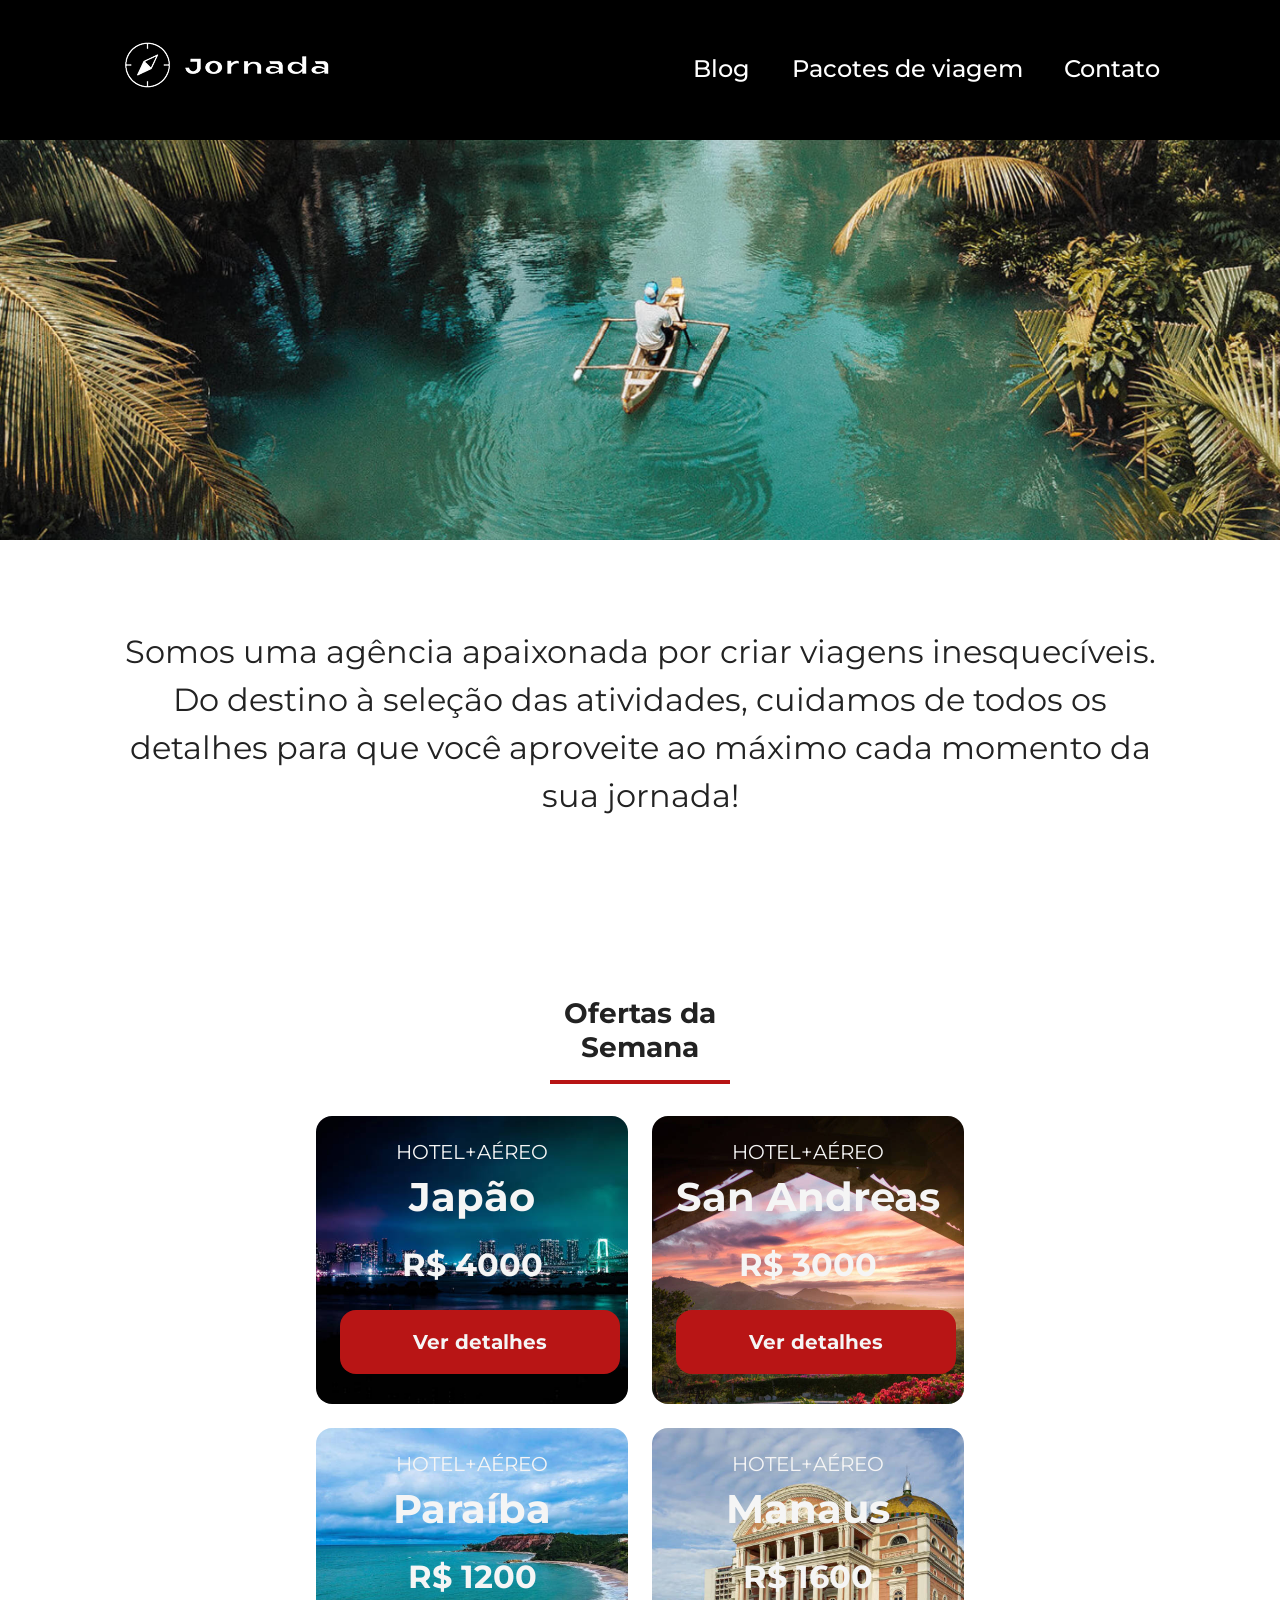
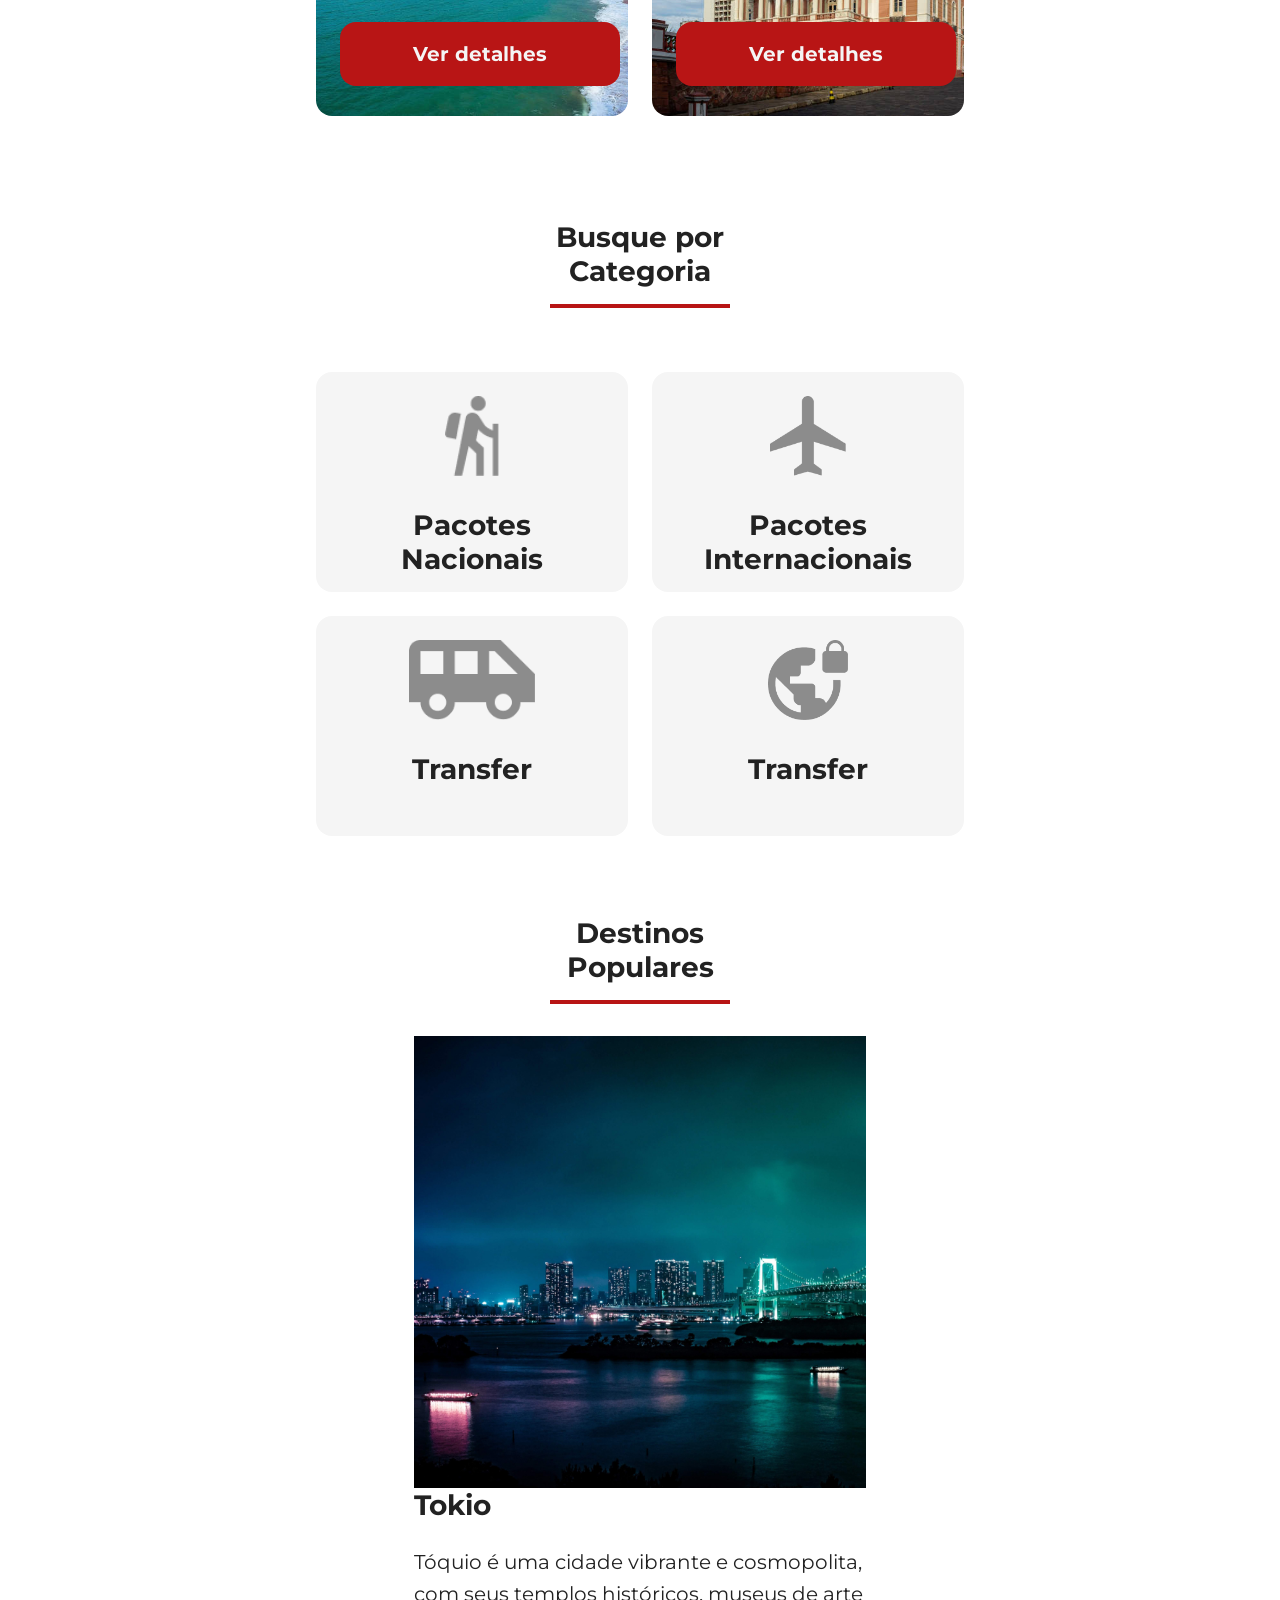
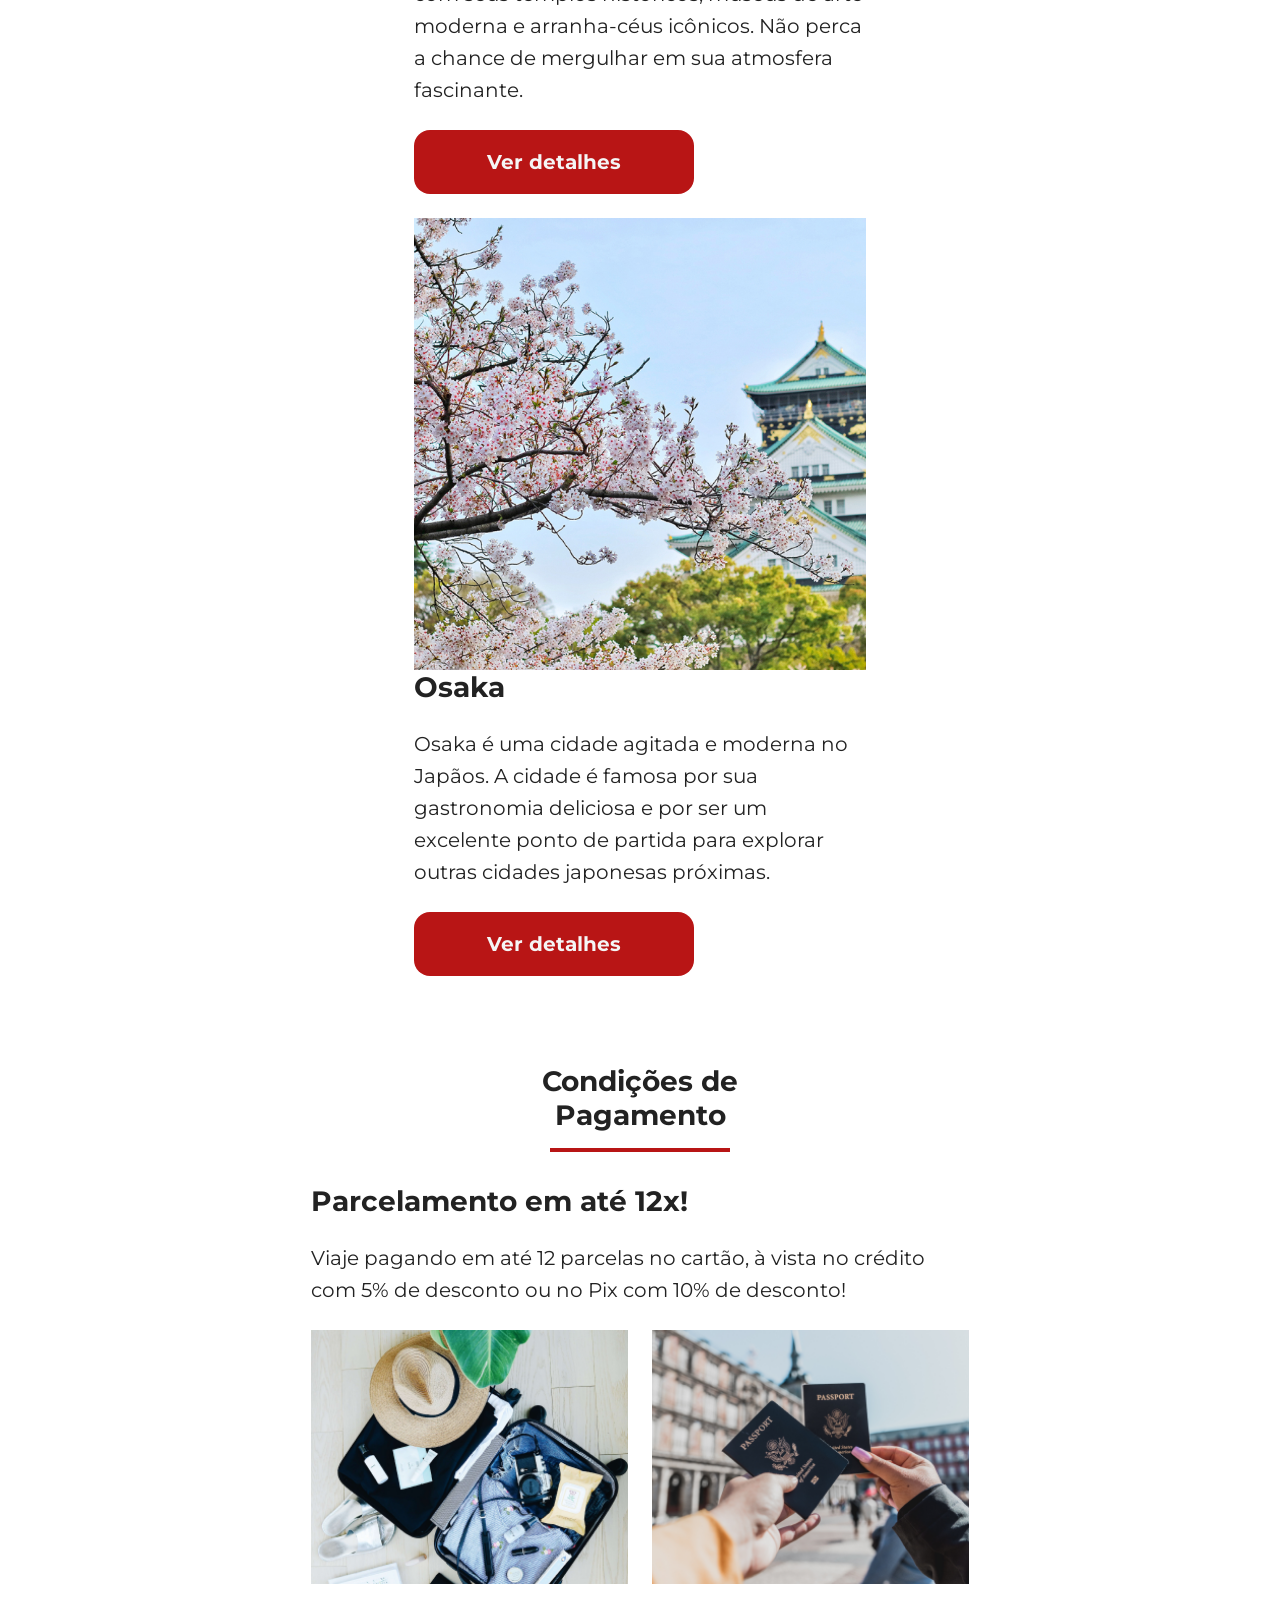
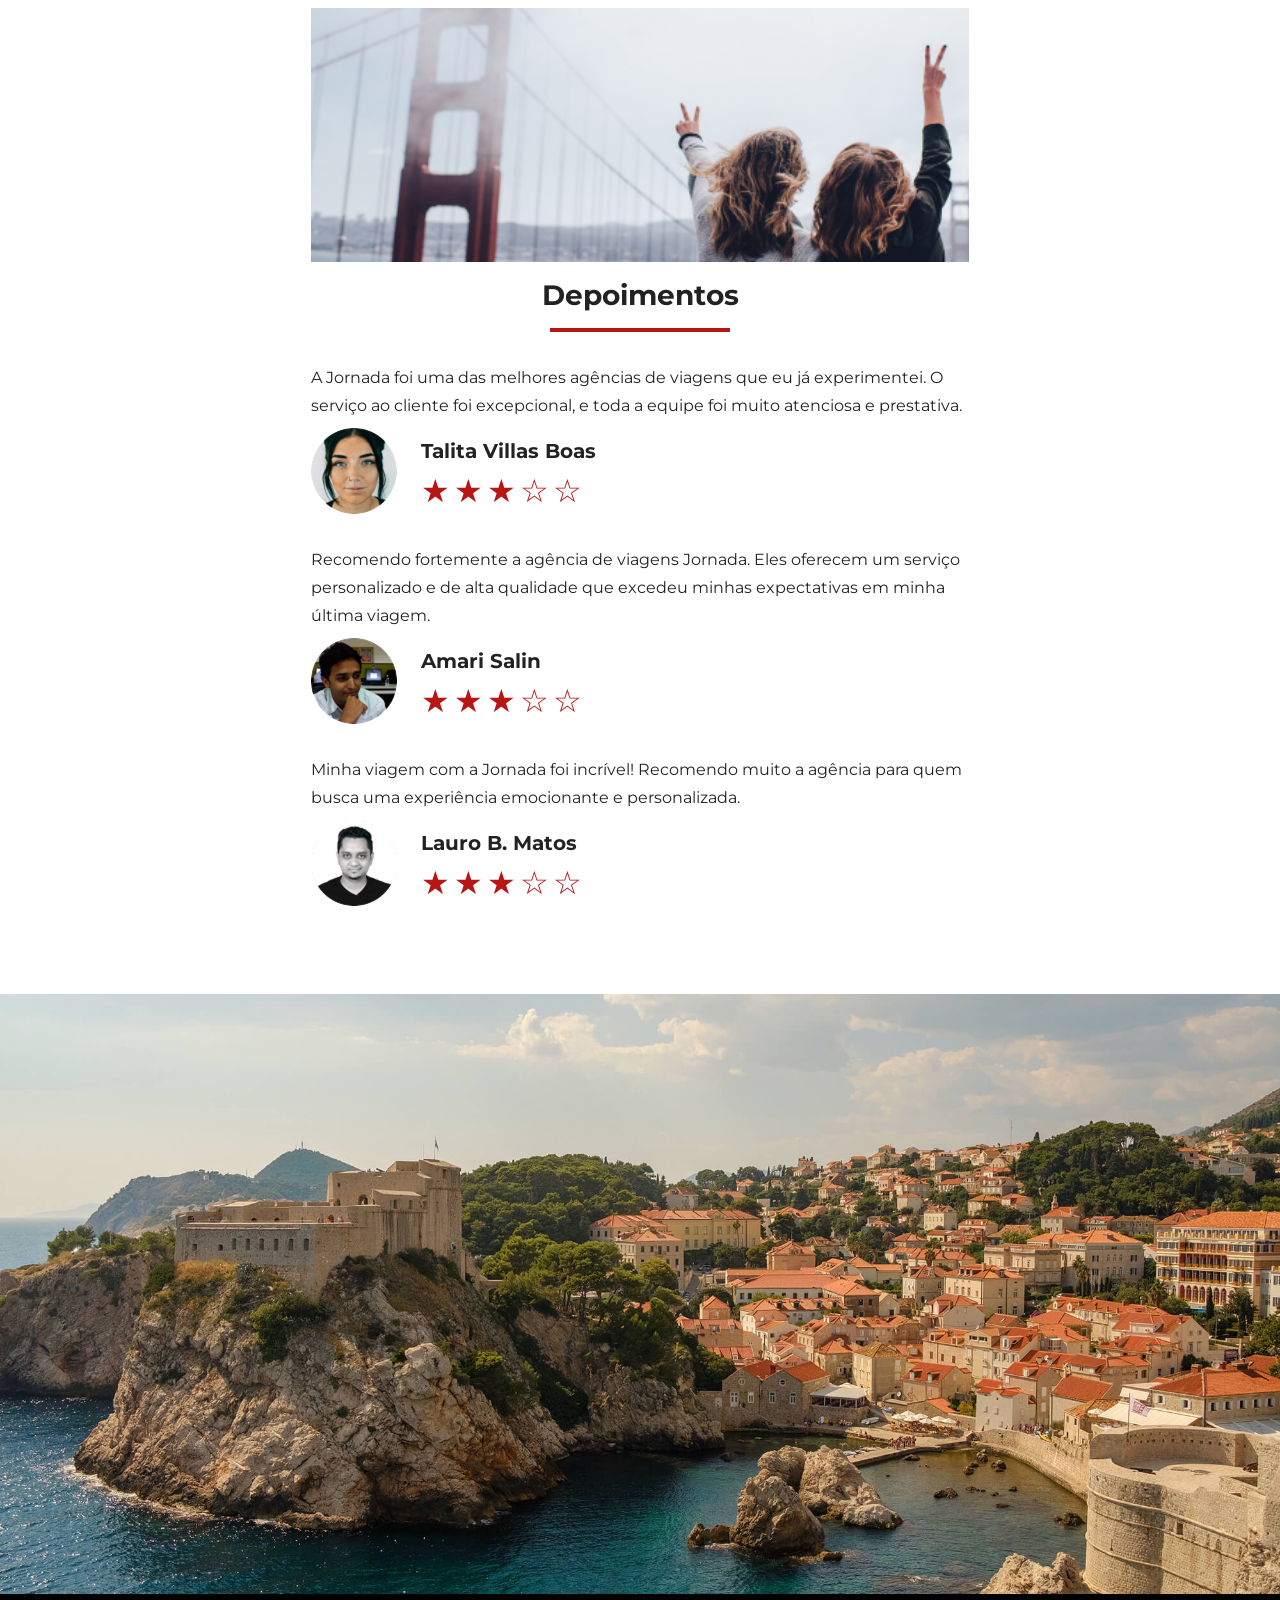
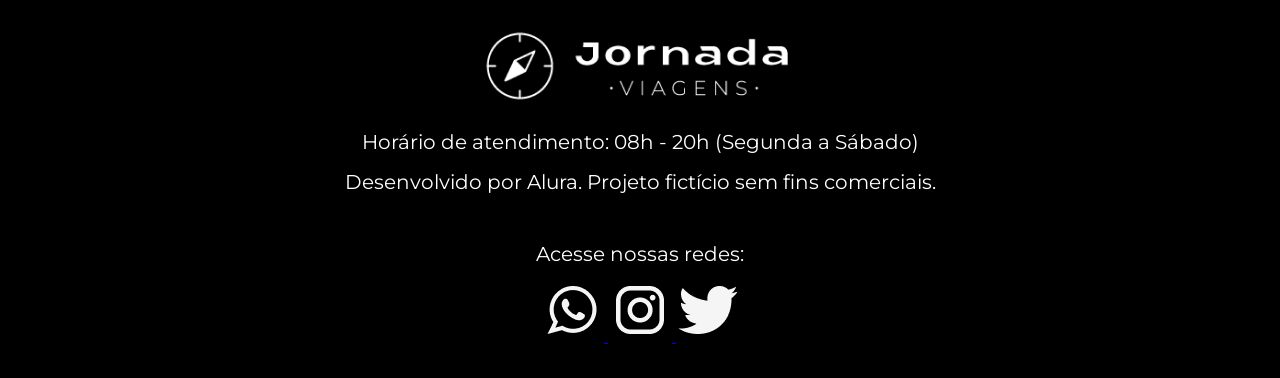
<file: index.html>
<!doctype html>
<html lang="pt-br">
  <head>
    <meta charset="UTF-8" />
    <meta name="viewport" content="width=device-width, initial-scale=1.0" />
    <meta name="description" content="Jornada Viagens uma agência apaixonada por criar viagens inesquecíveis.">

    <meta name="og:title" content="Jornada Viagens">
    <meta name="og:description" content="Jornada Viagens uma agência apaixonada por criar viagens inesquecíveis.">
    <meta name="og:image" content="">
    <meta name="og:type" content="website">
    <meta name="og:url" content="">

    <link rel="stylesheet" href="css/style.css" />
    <link rel="icon" type="image/png" href="favico.png" />
    <title>Jornada Viagens</title>
  </head>
  <body>
    <header class="main-header">
      <a class="logo" href="index.html" title="voltar para a página inicial">
        <img
          class="img-mobile"  
          src="img/bussola-jornada-branca.png"
          alt="Bussola do logo Jornada Viagens na cor branco"
        />
        <img
          class="img-desktop"   
          src="img/bussola-texto-jornada-branca.png"
          alt="Logo Jornada Viagens na cor branco"
        />
      </a>

      <div class="navigation-menu">
          <label for="menu">
              <img src="img/menu.png" alt="Menu" />
          </label>
          <input type="checkbox" id="menu" hidden >
          <nav>
            <ul class="list-links">
              <li><a href="blog.html"    target="_blank" title="Acessar blog">Blog</a></li>
              <li><a href="pacotes.html" target="_blank" title="Acessar pacotes de viagem">Pacotes de viagem</a></li>
              <li><a href="contato.html" target="_blank" title="Acessar contato">Contato</a></li>
            </ul>
          </nav>
      </div>

    </header>
    <main>
      <section class="hero">
        <div class="hero-img">
            
        </div>
        <h2>Somos uma agência apaixonada por criar viagens inesquecíveis. Do destino à seleção das atividades, cuidamos de todos os detalhes para que você aproveite ao máximo cada momento da sua jornada!</h2>
      </section>
      <section class="offers">
        <div class="section-title">
            <h2>Ofertas da Semana</h2>
            <hr>
        </div>
        <div class="offers-cards">
            <article class="card japao">                
                <header>
                    <p>HOTEL+AÉREO</p>
                    <h3>Japão <br>
                    <span>R$ 4000</span>    
                    </h3>
                </header>                
                <footer>
                    <a class="button" href="#">Ver detalhes</a>
                </footer>
            </article>            
            <article class="card san-andreas">                
                <header>
                    <p>HOTEL+AÉREO</p>
                    <h3>San Andreas<br>
                    <span>R$ 3000</span>    
                    </h3>
                </header>                
                <footer>
                    <a class="button" href="#">Ver detalhes</a>
                </footer>
            </article>
            <article class="card paraiba">                
                <header>
                    <p>HOTEL+AÉREO</p>
                    <h3>Paraíba <br>
                    <span>R$ 1200</span>    
                    </h3>
                </header>                
                <footer>
                    <a class="button" href="#">Ver detalhes</a>
                </footer>
            </article>
            <article class="card manaus">                
                <header>
                    <p>HOTEL+AÉREO</p>
                    <h3>Manaus <br>
                    <span>R$ 1600</span>    
                    </h3>
                </header>                
                <footer>
                    <a class="button" href="#">Ver detalhes</a>
                </footer>
            </article>
        </div>
      </section>
      <section class="categories">
        <div class="section-title">
          <h2>Busque por Categoria</h2>
          <hr>
          </div>
          <div class="categories-cards">
            <a href="#" class="card" target="_blank" title="Busque pela categoria Pacotes Nacionais">
              <img src="img/icon-caminhada.png" alt="ícone cinza representando uma pessoa fazendo tracking" />
              
              <h3>
                Pacotes <br> Nacionais
              </h3>
            </a>

            <a href="#" class="card" target="_blank" title="Busque pela categoria Pacotes Internacionais">
              <img src="img/icon-aviao.png" alt="ícone cinza representando um avião" />
              
              <h3>
                Pacotes <br> Internacionais                
              </h3>
            </a>

            <a href="#" class="card" target="_blank" title="Busque por Transfers">
              <img src="img/icon-transfer.png" alt="ícone cinza representando van" />
              
              <h3>
                Transfer
              </h3>
            </a>

            <a href="#" class="card" target="_blank" title="Busque por seguros de viagem">
              <img src="img/icon-seguro-viagem.png" alt="ícone cinza representando mundo" />
              
              <h3>
                Transfer
              </h3>
            </a>
          </div>        
      </section>
      <section class="destinations">        
        <div class="section-title">          
          <h2>Destinos Populares</h2>
          <hr>
        </div>
        <div class="destination-items">          
          <article class="item tokio">
            <header>
              <div class="img-item"></div>
              <h3 class="content-title">Tokio</h3>
            </header>
            <p class="content-text">
              Tóquio é uma cidade vibrante e cosmopolita, com seus templos históricos, 
              museus de arte moderna e arranha-céus icônicos. 
              Não perca a chance de mergulhar em sua atmosfera fascinante.
            </p>
            <a href="#"            
               class="button"
               target="_blank"
               title="Veja mais detalhes do destino Tokio"
               >Ver detalhes</a>
          </article>
          <article class="item osaka">
            <header>
              <div class="img-item"></div>
              <h3 class="content-title">Osaka</h3>
            </header>
            <p class="content-text">
              Osaka é uma cidade agitada e moderna no Japãos. 
              A cidade é famosa por sua gastronomia deliciosa e por ser um excelente ponto 
              de partida para explorar outras cidades japonesas próximas.
            </p>
            <a href="#"            
               class="button"
               target="_blank"
               title="Veja mais detalhes do destino Osaka"
               >Ver detalhes</a>
          </article>
        </div>
      </section>
      <section class="payments">
        <div class="section-title">          
          <h2>Condições de Pagamento</h2>          
          <hr>
        </div>
        <div class="content-container">
          <div class="text-content">  
            <h3 class="content-title">Parcelamento em até 12x!</h3>
            <p class="content-text">Viaje pagando em até 12 parcelas no cartão, à vista no crédito com 5% de 
              desconto ou no Pix com 10% de desconto! 
            </p>
          </div>
          <div class="image-gallery">
            <div class="image first"></div>
            <div class="image second"></div>
            <div class="image colspan-2 thirdy "></div>
          </div>
        </div>
      </section>

      <section class="testimonials">
        <div class="section-title">                    
          <h2>Depoimentos</h2>
          <hr>
        </div>
        <div class="testimonial-container">
          <article>
            <header>
              <p>A Jornada foi uma das melhores agências de viagens que eu já experimentei. 
                O serviço ao cliente foi excepcional, e toda a equipe foi muito 
                atenciosa e prestativa.
              </p>
            </header>
            <footer>
              <img src="img/avatar-talita.png" alt="imagem de peril da cliente Talita Villas Boas">
              <div class="profile-content">
                <h3>Talita Villas Boas</h3>
                <div class="rating">
                  <span class="star">★</span>
                  <span class="star">★</span>
                  <span class="star">★</span>
                  <span class="star">☆</span>
                  <span class="star">☆</span>                  
                </div>
              </div>
            </footer>
          </article>
          <article>
            <header>
              <p>Recomendo fortemente a agência de viagens Jornada. 
                Eles oferecem um serviço personalizado e de alta qualidade que excedeu minhas 
                expectativas em minha última viagem.
              </p>
            </header>
            <footer>
              <img src="img/avatar-amari.png" alt="imagem de peril da cliente Amari Salin">
              <div class="profile-content">
                <h3>Amari Salin</h3>
                <div class="rating">
                  <span class="star">★</span>
                  <span class="star">★</span>
                  <span class="star">★</span>
                  <span class="star">☆</span>
                  <span class="star">☆</span>
                </div>
              </div>
            </footer>
          </article>
          <article>
            <header>
              <p>Minha viagem com a Jornada foi incrível! Recomendo muito a agência para quem busca 
                uma experiência emocionante e personalizada.
              </p>
            </header>
            <footer>
              <img src="img/avatar-lauro.png" alt="imagem de peril da cliente Lauro B. Matos">
              <div class="profile-content">
                <h3>Lauro B. Matos</h3>
                <div class="rating">
                  <span class="star">★</span>
                  <span class="star">★</span>
                  <span class="star">★</span>
                  <span class="star">☆</span>
                  <span class="star">☆</span>
                </div>
              </div>
            </footer>

          </article>
        </div>
      </section>      

      <section class="bottom-hero">
        <div class="hero-img">
      </section>
      <footer class="main-footer">
        <div class="footer-content">
          <img src="img/logo-footer.png" alt="logo completo Jornada Viagens">
          <p>Horário de atendimento: 08h - 20h (Segunda a Sábado)</p>
          <p>Desenvolvido por Alura. Projeto fictício sem fins comerciais.</p>
        </div>
        <div class="footer-social">
          <p>Acesse nossas redes:</p>
          <a href="#" target="_blank" title="Icone do whatsapp na cor branca">
            <img src="img/icon-whatsapp.png"  alt="Acesse o Whatsapp do Jornada Viagens">
          </a>
          <a href="#" target="_blank" title="Icone do instagram na cor branca">
            <img src="img/icon-instragam.png"  alt="Acesse o Instragram do Jornada Viagens">
          </a>
          <a href="#" target="_blank" title="Icone do twitter na cor branca" >
            <img src="img/icon-twiter.png"  alt="Acesse o Twitter do Jornada Viagens">
          </a>

        </div>
      </footer>
    </main>

  </body>
</html>
</file>
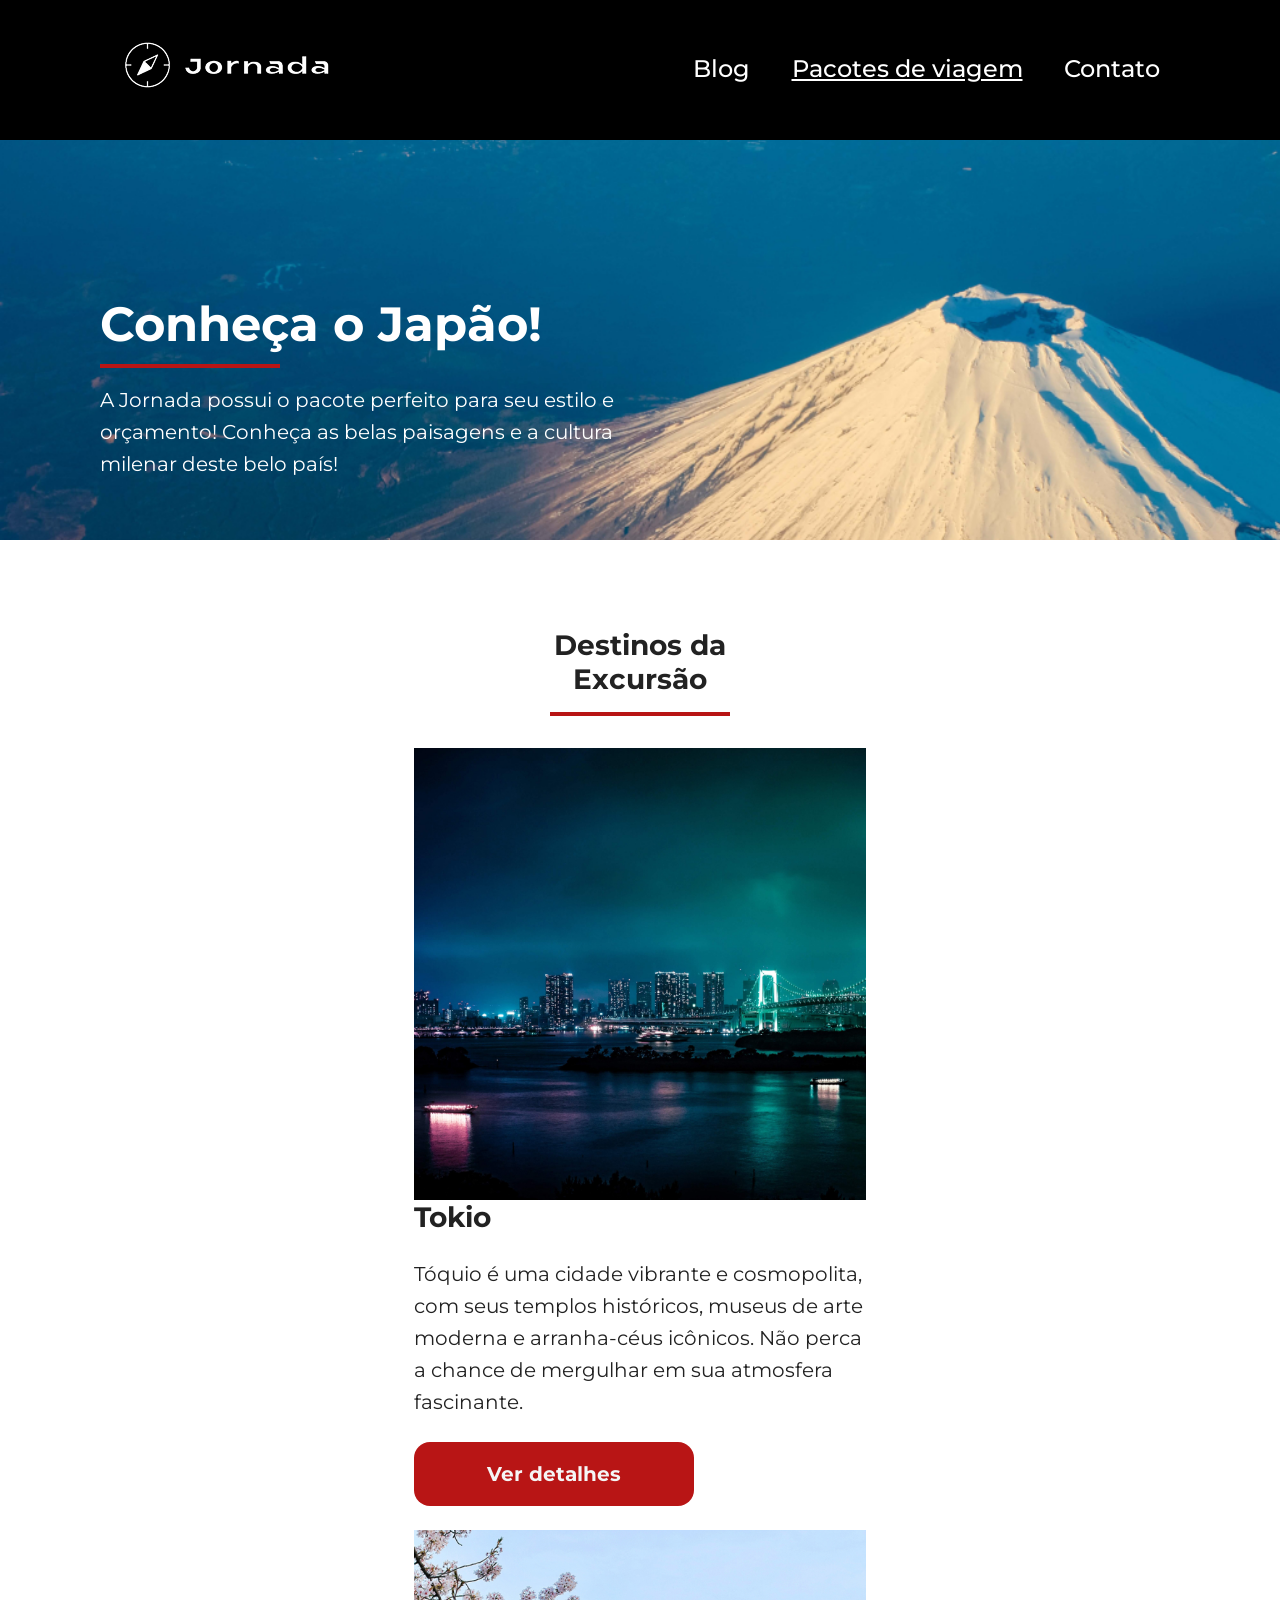
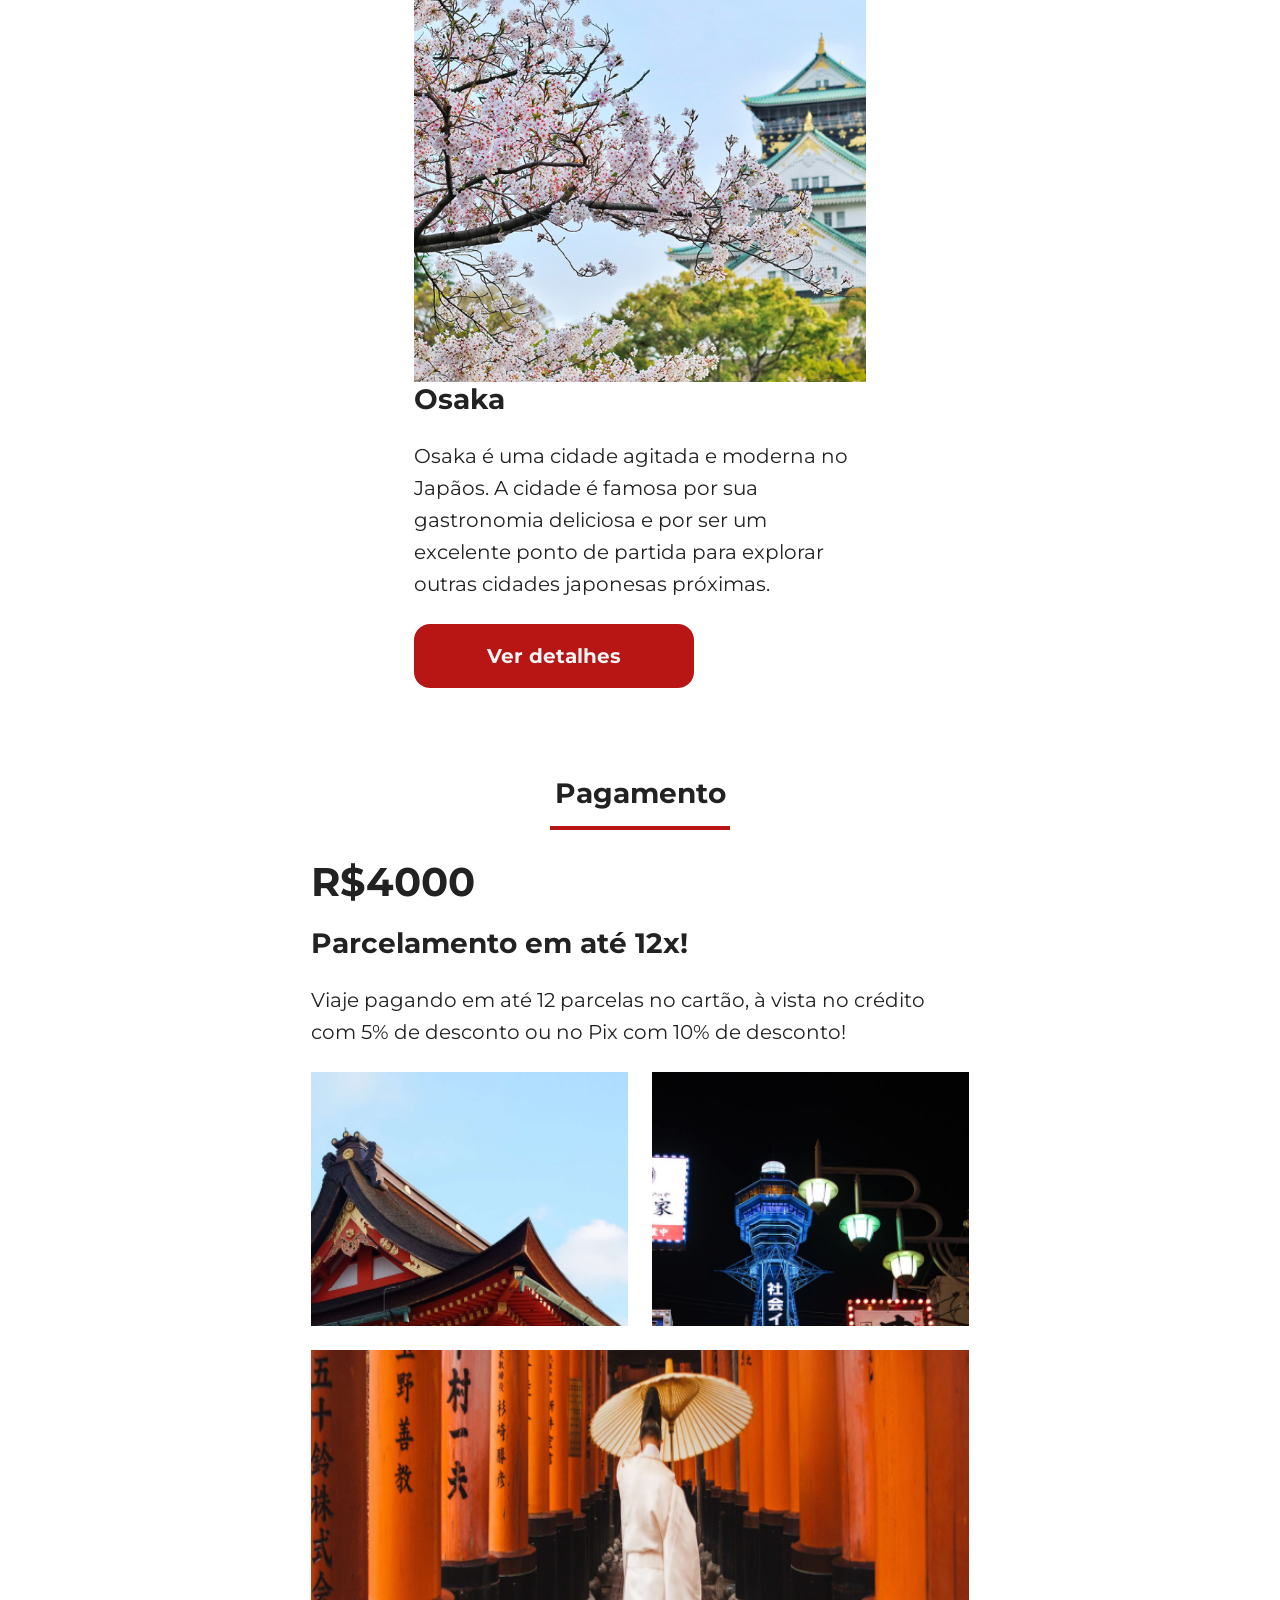
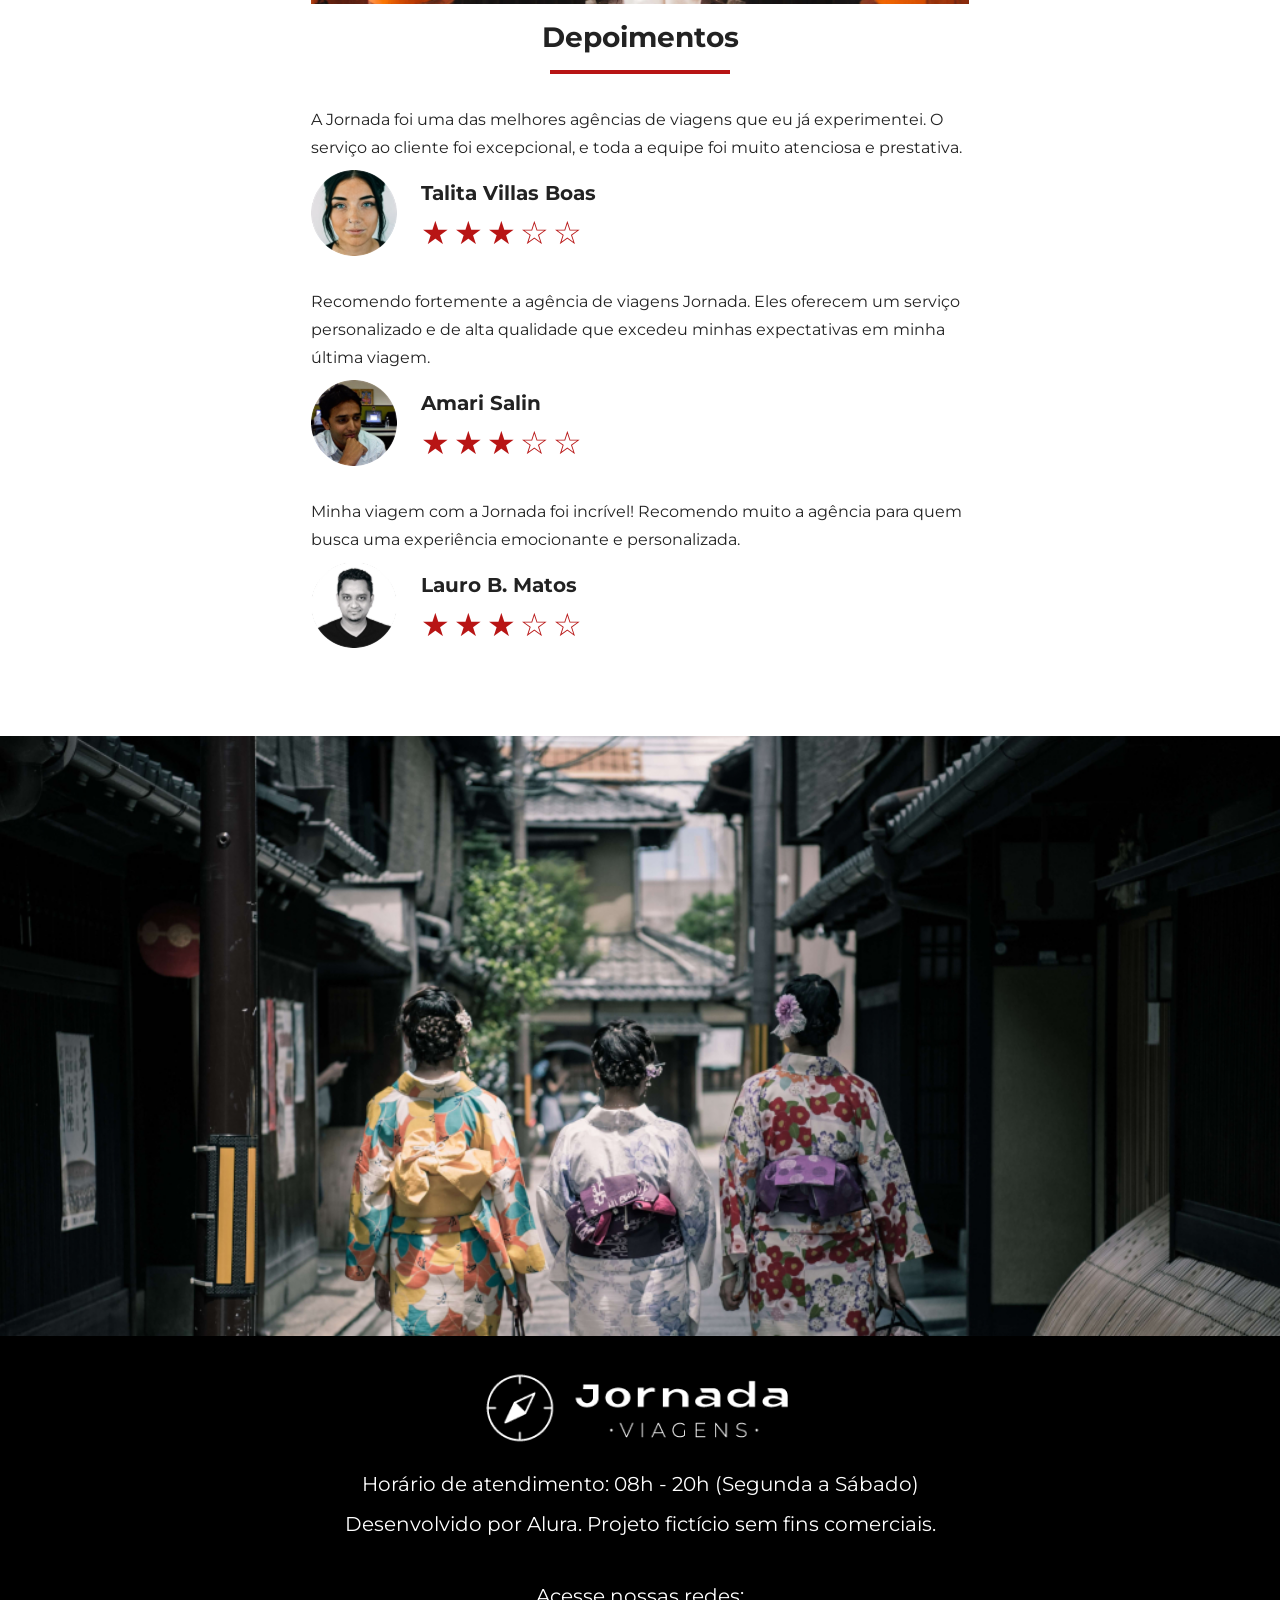
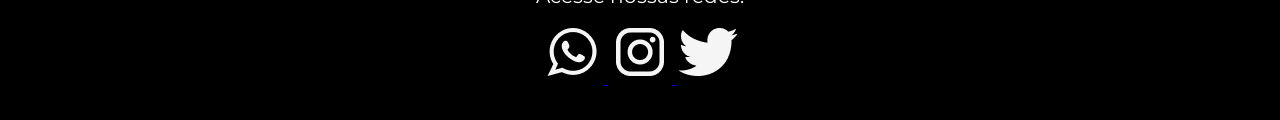
<file: pacotes-de-viagens.html>
<!doctype html>
<html lang="pt-br">
  <head>
    <meta charset="UTF-8" />
    <meta name="viewport" content="width=device-width, initial-scale=1.0" />
    <meta name="description" content="Jornada Viagens uma agência apaixonada por criar viagens inesquecíveis.">

    <meta name="og:title" content="Jornada Viagens">
    <meta name="og:description" content="Jornada Viagens uma agência apaixonada por criar viagens inesquecíveis.">
    <meta name="og:image" content="">
    <meta name="og:type" content="website">
    <meta name="og:url" content="">

    <link rel="stylesheet" href="css/style.css" />
    <link rel="stylesheet" href="css/pacotes-de-viagens.css" />
    <link rel="icon" type="image/png" href="favico.png" />
    <title>Jornada Viagens</title>
  </head>
  <body>
    <header class="main-header">
      <a class="logo" href="index.html" title="voltar para a página inicial">
        <img
          class="img-mobile"  
          src="img/bussola-jornada-branca.png"
          alt="Bussola do logo Jornada Viagens na cor branco"
        />
        <img
          class="img-desktop"   
          src="img/bussola-texto-jornada-branca.png"
          alt="Logo Jornada Viagens na cor branco"
        />
      </a>

      <div class="navigation-menu">
          <label for="menu">
              <img src="img/menu.png" alt="Menu" />
          </label>
          <input type="checkbox" id="menu" hidden >
          <nav>
            <ul class="list-links">
              <li><a href="blog.html"    target="_blank" title="Acessar blog">Blog</a></li>
              <li><a href="pacotes.html" class="active" target="_blank" title="Acessar pacotes de viagem">Pacotes de viagem</a></li>
              <li><a href="contato.html" target="_blank" title="Acessar contato">Contato</a></li>
            </ul>
          </nav>
      </div>

    </header>
    <main>
      <section class="hero">
        <div class="hero-img">
          <div class="pacote-hero">
            <h1>Conheça o Japão!</h1>
            <hr>
            <p>A Jornada possui o pacote perfeito para seu estilo e orçamento! Conheça as belas paisagens e a  cultura milenar deste belo país!</p>
          </div>
        </div>        
      </section>
      <section class="destinations">        
        <div class="section-title">          
          <h2>Destinos da Excursão</h2>
          <hr>
        </div>
        <div class="destination-items">          
          <article class="item tokio">
            <header>
              <div class="img-item"></div>
              <h3 class="content-title">Tokio</h3>
            </header>
            <p class="content-text">
              Tóquio é uma cidade vibrante e cosmopolita, com seus templos históricos, 
              museus de arte moderna e arranha-céus icônicos. 
              Não perca a chance de mergulhar em sua atmosfera fascinante.
            </p>
            <a href="#"            
               class="button"
               target="_blank"
               title="Veja mais detalhes do destino Tokio"
               >Ver detalhes</a>
          </article>
          <article class="item osaka">
            <header>
              <div class="img-item"></div>
              <h3 class="content-title">Osaka</h3>
            </header>
            <p class="content-text">
              Osaka é uma cidade agitada e moderna no Japãos. 
              A cidade é famosa por sua gastronomia deliciosa e por ser um excelente ponto 
              de partida para explorar outras cidades japonesas próximas.
            </p>
            <a href="#"            
               class="button"
               target="_blank"
               title="Veja mais detalhes do destino Osaka"
               >Ver detalhes</a>
          </article>
        </div>
      </section>
      <section class="payments">
        <div class="section-title">          
          <h2>Pagamento</h2>          
          <hr>
        </div>
        <div class="content-container">
          <div class="text-content">  
            <h1>R$4000</h1>
            <h3 class="content-title">Parcelamento em até 12x!</h3>
            <p class="content-text">Viaje pagando em até 12 parcelas no cartão, à vista no crédito com 5% de 
              desconto ou no Pix com 10% de desconto! 
            </p>
          </div>          
          <div class="image-gallery">
            <div class="image first"></div>
            <div class="image second"></div>
            <div class="image colspan-2 thirdy "></div>
          </div>
        </div>        
      </section>

      <section class="testimonials">
        <div class="section-title">                    
          <h2>Depoimentos</h2>
          <hr>
        </div>
        <div class="testimonial-container">
          <article>
            <header>
              <p>A Jornada foi uma das melhores agências de viagens que eu já experimentei. 
                O serviço ao cliente foi excepcional, e toda a equipe foi muito 
                atenciosa e prestativa.
              </p>
            </header>
            <footer>
              <img src="img/avatar-talita.png" alt="imagem de peril da cliente Talita Villas Boas">
              <div class="profile-content">
                <h3>Talita Villas Boas</h3>
                <div class="rating">
                  <span class="star">★</span>
                  <span class="star">★</span>
                  <span class="star">★</span>
                  <span class="star">☆</span>
                  <span class="star">☆</span>                  
                </div>
              </div>
            </footer>
          </article>
          <article>
            <header>
              <p>Recomendo fortemente a agência de viagens Jornada. 
                Eles oferecem um serviço personalizado e de alta qualidade que excedeu minhas 
                expectativas em minha última viagem.
              </p>
            </header>
            <footer>
              <img src="img/avatar-amari.png" alt="imagem de peril da cliente Amari Salin">
              <div class="profile-content">
                <h3>Amari Salin</h3>
                <div class="rating">
                  <span class="star">★</span>
                  <span class="star">★</span>
                  <span class="star">★</span>
                  <span class="star">☆</span>
                  <span class="star">☆</span>
                </div>
              </div>
            </footer>
          </article>
          <article>
            <header>
              <p>Minha viagem com a Jornada foi incrível! Recomendo muito a agência para quem busca 
                uma experiência emocionante e personalizada.
              </p>
            </header>
            <footer>
              <img src="img/avatar-lauro.png" alt="imagem de peril da cliente Lauro B. Matos">
              <div class="profile-content">
                <h3>Lauro B. Matos</h3>
                <div class="rating">
                  <span class="star">★</span>
                  <span class="star">★</span>
                  <span class="star">★</span>
                  <span class="star">☆</span>
                  <span class="star">☆</span>
                </div>
              </div>
            </footer>

          </article>
        </div>
      </section>


      <section class="bottom-hero">
        <div class="hero-img">
      </section>
      <footer class="main-footer">
        <div class="footer-content">
          <img src="img/logo-footer.png" alt="logo completo Jornada Viagens">
          <p>Horário de atendimento: 08h - 20h (Segunda a Sábado)</p>
          <p>Desenvolvido por Alura. Projeto fictício sem fins comerciais.</p>
        </div>
        <div class="footer-social">
          <p>Acesse nossas redes:</p>
          <a href="#" target="_blank" title="Icone do whatsapp na cor branca">
            <img src="img/icon-whatsapp.png"  alt="Acesse o Whatsapp do Jornada Viagens">
          </a>
          <a href="#" target="_blank" title="Icone do instagram na cor branca">
            <img src="img/icon-instragam.png"  alt="Acesse o Instragram do Jornada Viagens">
          </a>
          <a href="#" target="_blank" title="Icone do twitter na cor branca" >
            <img src="img/icon-twiter.png"  alt="Acesse o Twitter do Jornada Viagens">
          </a>

        </div>
      </footer>
    </main>

  </body>
</html>
</file>
<file: css/style.css>
@import url(global.css);
@import url(header.css);
@import url(hero.css);
@import url(offers.css);
@import url(categories.css);
@import url(destinations.css);
@import url(payments.css);
@import url(testimonials.css);
@import url(footer.css);
</file>
<file: css/pacotes-de-viagens.css>
.hero-img {
  background: url('../img/pacote-hero-mobile.jpg') no-repeat center center/cover;
  background-size: cover;
}

.bottom-hero .hero-img{    
    background-image: url(../img/pacote-hero-footer-mobile.jpg);
    background-size: cover;
}

.pacote-hero{
    width: 312px;
    height: 330px;   
    margin: 65px 24px; 
    display: inline-block;
}

.pacote-hero h1{
    color: var(--background-primary-color);
    font-weight: var(--title-weight);
    font-style: Bold;
    font-size: 48px;
    line-height: 100%;    
    vertical-align: middle;

}

.pacote-hero hr{
    width: 180px;
    height: 4px;
    margin: 16px 0;
    border: none;
    background-color: var(--secondary-color);
}

.pacote-hero p{
    font-weight: var(--text-weight);    
    font-size: 20px;    
    line-height: 32px;    
    color: var(--background-primary-color);
    vertical-align: middle;
}

.payments .content-container h1{
    font-weight: var(--title-weight);         
    font-size: 40px;
    line-height: 100%;
    vertical-align: middle;
    margin: 32px 24px 24px 0;

}

.payments .content-container .text-content{
    margin-bottom: 24px;
}
.payments .content-container .image.first{
        background-image: url(../img/house-japao-mobile.png)  ;
        background-size: cover;
}

.payments .content-container .image.second{
    background-image: url(../img/tower-japao-mobile.png) ;
    background-size: cover;
}

.payments .content-container .image.thirdy{    
    background-image: url(../img/women-japao-mobile.png) ;
    background-size: cover;
}




@media screen and (min-width: 768px) {
  .hero-img {
    height: 620px;    
    background: url("../img/pacote-hero-tablet-desk.jpg "); 
    background-size: cover;
  }

  .bottom-hero .hero-img{    
    height: 400px;
    background: url("../img/pacote-hero-footer-tablet-desk.jpg");
    background-size: cover;
}

 .pacote-hero{
    width: 579px;
    height: 303px;
    margin: 160px 60px;    
  }


  /* .hero h2 {
    padding: 88px 60px;        
    font-size: 32px;
  } */

}

@media screen and (min-width: 1024px) {
  .hero-img {
    height: 620px;    
    background: url("../img/pacote-hero-tablet-desk.jpg") no-repeat center center/cover;
    background-size: cover;
  }

  .bottom-hero .hero-img{    
    height: 600px;
    background: url("../img/pacote-hero-footer-tablet-desk.jpg");
    background-size: cover;
  }

  .pacote-hero{   
    margin: 160px 100px;    
  }

  



  /* .hero h2 {
    padding: 88px 120px;            
  } */
}

@media screen and (min-width: 1920px) {
  
  /* .hero h2 {
    padding: 88px 120px;            
  } */
}
</file>
